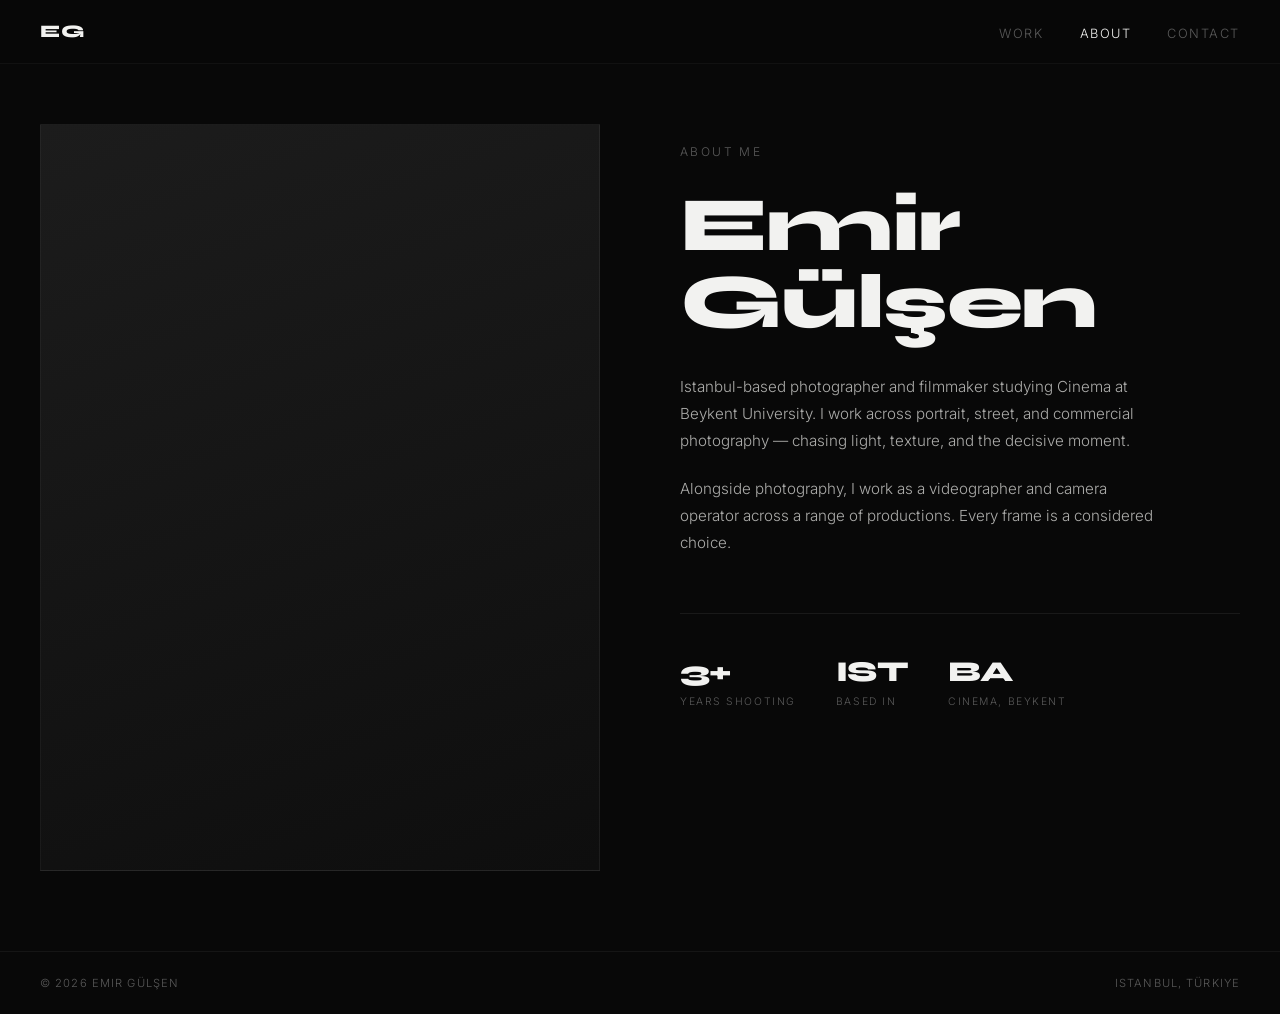
<file: about.html>
<!DOCTYPE html>
<html lang="en">
<head>
  <meta charset="UTF-8" />
  <meta name="viewport" content="width=device-width, initial-scale=1.0" />
  <title>About — Emir Gülşen</title>
  <link rel="preconnect" href="https://fonts.googleapis.com" />
  <link rel="preconnect" href="https://fonts.gstatic.com" crossorigin />
  <link href="https://fonts.googleapis.com/css2?family=Syne:wght@400;700;800&family=Inter:wght@300;400&display=swap" rel="stylesheet" />
  <link rel="stylesheet" href="css/style.css" />
</head>
<body>

  <nav class="nav">
    <a href="index.html" class="nav-logo">EG</a>
    <ul class="nav-links">
      <li><a href="index.html">Work</a></li>
      <li><a href="about.html" class="active">About</a></li>
      <li><a href="index.html#contact">Contact</a></li>
    </ul>
    <button class="nav-burger" aria-label="Menu">
      <span></span><span></span>
    </button>
  </nav>

  <div class="mobile-menu">
    <ul>
      <li><a href="index.html">Work</a></li>
      <li><a href="about.html">About</a></li>
      <li><a href="index.html#contact">Contact</a></li>
    </ul>
  </div>

  <section class="about-hero">
    <div class="about-img-col">
      <div class="about-img-placeholder">
        <!-- Replace with: <img src="images/about.jpg" alt="Emir Gülşen" /> -->
        <div class="about-placeholder-box"></div>
      </div>
    </div>
    <div class="about-text-col">
      <p class="hero-eyebrow">About me</p>
      <h1 class="about-name">Emir<br />Gülşen</h1>
      <p class="about-desc">
        Istanbul-based photographer and filmmaker studying Cinema at Beykent University.
        I work across portrait, street, and commercial photography — chasing light, texture,
        and the decisive moment.
      </p>
      <p class="about-desc">
        Alongside photography, I work as a videographer and camera operator across
        a range of productions. Every frame is a considered choice.
      </p>
      <div class="about-stats">
        <div class="stat">
          <span class="stat-num">3+</span>
          <span class="stat-label">Years shooting</span>
        </div>
        <div class="stat">
          <span class="stat-num">IST</span>
          <span class="stat-label">Based in</span>
        </div>
        <div class="stat">
          <span class="stat-num">BA</span>
          <span class="stat-label">Cinema, Beykent</span>
        </div>
      </div>
    </div>
  </section>

  <footer class="footer">
    <span>© 2026 Emir Gülşen</span>
    <span>Istanbul, Türkiye</span>
  </footer>

  <script src="js/main.js"></script>
</body>
</html>
</file>
<file: css/style.css>
/* ============================
   TOKENS
   ============================ */
:root {
  --black:    #080808;
  --white:    #f2f2f0;
  --dim:      #5a5a5a;
  --accent:   #e8e0d0;      /* warm ivory — a photographic highlight tone */
  --tag-bg:   rgba(255,255,255,0.06);
  --nav-h:    64px;

  --font-display: 'Syne', sans-serif;
  --font-body:    'Inter', sans-serif;

  --ease-out: cubic-bezier(0.16, 1, 0.3, 1);
}

/* ============================
   RESET
   ============================ */
*, *::before, *::after { box-sizing: border-box; margin: 0; padding: 0; }
html { scroll-behavior: smooth; }
body {
  background: var(--black);
  color: var(--white);
  font-family: var(--font-body);
  font-weight: 300;
  -webkit-font-smoothing: antialiased;
  overflow-x: hidden;
}
a { color: inherit; text-decoration: none; }
img { display: block; width: 100%; height: 100%; object-fit: cover; }
button { background: none; border: none; cursor: pointer; font: inherit; color: inherit; }
ul { list-style: none; }

/* ============================
   NAV
   ============================ */
.nav {
  position: fixed;
  top: 0; left: 0; right: 0;
  z-index: 100;
  height: var(--nav-h);
  display: flex;
  align-items: center;
  justify-content: space-between;
  padding: 0 40px;
  /* subtle blur glass */
  background: rgba(8,8,8,0.7);
  backdrop-filter: blur(12px);
  -webkit-backdrop-filter: blur(12px);
  border-bottom: 1px solid rgba(255,255,255,0.04);
}

.nav-logo {
  font-family: var(--font-display);
  font-weight: 800;
  font-size: 1.1rem;
  letter-spacing: 0.08em;
  color: var(--white);
  transition: opacity 0.2s;
}
.nav-logo:hover { opacity: 0.6; }

.nav-links {
  display: flex;
  gap: 36px;
}
.nav-links a {
  font-size: 0.8rem;
  letter-spacing: 0.12em;
  text-transform: uppercase;
  color: var(--dim);
  transition: color 0.2s;
}
.nav-links a:hover,
.nav-links a.active { color: var(--white); }

.nav-burger {
  display: none;
  flex-direction: column;
  gap: 6px;
  padding: 4px;
}
.nav-burger span {
  display: block;
  width: 24px;
  height: 1px;
  background: var(--white);
  transition: transform 0.3s var(--ease-out), opacity 0.3s;
}

/* ============================
   MOBILE MENU
   ============================ */
.mobile-menu {
  position: fixed;
  inset: 0;
  z-index: 90;
  background: var(--black);
  display: flex;
  align-items: center;
  justify-content: center;
  transform: translateX(100%);
  transition: transform 0.4s var(--ease-out);
}
.mobile-menu.open { transform: translateX(0); }
.mobile-menu ul { display: flex; flex-direction: column; gap: 32px; text-align: center; }
.mobile-menu a {
  font-family: var(--font-display);
  font-size: 2.4rem;
  font-weight: 700;
}

/* ============================
   HERO
   ============================ */
.hero {
  padding: calc(var(--nav-h) + 100px) 40px 80px;
  max-width: 900px;
}

.hero-eyebrow {
  font-size: 0.75rem;
  letter-spacing: 0.2em;
  text-transform: uppercase;
  color: var(--dim);
  margin-bottom: 28px;
}

.hero-title {
  font-family: var(--font-display);
  font-size: clamp(3rem, 8vw, 7rem);
  font-weight: 800;
  line-height: 1.0;
  letter-spacing: -0.02em;
  margin-bottom: 24px;
}
.hero-title em {
  font-style: italic;
  font-weight: 400;
  color: var(--accent);
}

.hero-sub {
  font-size: 0.8rem;
  letter-spacing: 0.2em;
  text-transform: uppercase;
  color: var(--dim);
}

/* ============================
   FILTER BAR
   ============================ */
.filter-bar {
  display: flex;
  gap: 8px;
  padding: 0 40px 48px;
  flex-wrap: wrap;
}
.filter-btn {
  font-size: 0.75rem;
  letter-spacing: 0.12em;
  text-transform: uppercase;
  padding: 8px 20px;
  border: 1px solid rgba(255,255,255,0.12);
  border-radius: 100px;
  color: var(--dim);
  transition: all 0.2s;
}
.filter-btn:hover { color: var(--white); border-color: rgba(255,255,255,0.3); }
.filter-btn.active {
  background: var(--white);
  color: var(--black);
  border-color: var(--white);
}

/* ============================
   PROJECT CARDS
   ============================ */
.projects {
  padding: 0 40px;
  display: flex;
  flex-direction: column;
  gap: 4px;
}

.project-card {
  position: relative;
  overflow: hidden;
  cursor: pointer;
  transition: opacity 0.4s var(--ease-out);
}
.project-card.hidden {
  display: none;
}

/* Tall cinematic ratio */
.card-img-wrap {
  position: relative;
  width: 100%;
  aspect-ratio: 16 / 9;
  overflow: hidden;
  background: #111;
}

/* Placeholder gradient when no image */
.card-img-wrap::before {
  content: '';
  position: absolute;
  inset: 0;
  background: linear-gradient(135deg, #1a1a1a 0%, #0d0d0d 100%);
  z-index: 0;
}

.card-img-wrap img {
  position: absolute;
  inset: 0;
  z-index: 1;
  transition: transform 0.7s var(--ease-out);
}
.project-card:hover .card-img-wrap img { transform: scale(1.03); }

/* Overlay */
.card-overlay {
  position: absolute;
  inset: 0;
  z-index: 2;
  background: rgba(0,0,0,0.45);
  display: flex;
  align-items: flex-end;
  padding: 32px;
  opacity: 0;
  transition: opacity 0.3s var(--ease-out);
}
.project-card:hover .card-overlay { opacity: 1; }

.card-cta {
  font-family: var(--font-display);
  font-size: 1rem;
  font-weight: 700;
  letter-spacing: 0.06em;
  color: var(--white);
  border-bottom: 1px solid var(--white);
  padding-bottom: 2px;
}

/* Meta row below image */
.card-meta {
  display: flex;
  align-items: baseline;
  gap: 16px;
  padding: 16px 0 32px;
}
.card-tag {
  font-size: 0.65rem;
  letter-spacing: 0.18em;
  text-transform: uppercase;
  color: var(--dim);
  background: var(--tag-bg);
  padding: 4px 10px;
  border-radius: 100px;
  border: 1px solid rgba(255,255,255,0.07);
  white-space: nowrap;
}
.card-title {
  font-family: var(--font-display);
  font-size: 1.1rem;
  font-weight: 700;
  letter-spacing: -0.01em;
}

/* ============================
   CONTACT
   ============================ */
.contact {
  margin-top: 120px;
  padding: 100px 40px 0;
  border-top: 1px solid rgba(255,255,255,0.07);
  overflow: hidden;
}
.contact-inner { max-width: 700px; }

.contact-eyebrow {
  font-size: 0.75rem;
  letter-spacing: 0.2em;
  text-transform: uppercase;
  color: var(--dim);
  margin-bottom: 24px;
}

.contact-headline {
  font-family: var(--font-display);
  font-size: clamp(2.8rem, 6vw, 5.5rem);
  font-weight: 800;
  line-height: 1.0;
  letter-spacing: -0.02em;
  margin-bottom: 40px;
}

.contact-email {
  display: inline-block;
  font-size: 1rem;
  letter-spacing: 0.04em;
  border-bottom: 1px solid rgba(255,255,255,0.3);
  padding-bottom: 4px;
  transition: border-color 0.2s, color 0.2s;
  margin-bottom: 24px;
}
.contact-email:hover { border-color: var(--white); color: var(--accent); }

.contact-links {
  display: flex;
  gap: 24px;
  font-size: 0.75rem;
  letter-spacing: 0.12em;
  text-transform: uppercase;
  color: var(--dim);
}
.contact-links a { transition: color 0.2s; }
.contact-links a:hover { color: var(--white); }

/* Ticker */
.contact-ticker {
  margin-top: 80px;
  white-space: nowrap;
  overflow: hidden;
  border-top: 1px solid rgba(255,255,255,0.06);
  padding: 20px 0;
}
.contact-ticker span {
  display: inline-block;
  font-family: var(--font-display);
  font-size: 0.75rem;
  font-weight: 700;
  letter-spacing: 0.25em;
  text-transform: uppercase;
  color: rgba(255,255,255,0.12);
  animation: ticker 20s linear infinite;
}
@keyframes ticker {
  from { transform: translateX(0); }
  to   { transform: translateX(-50%); }
}

/* ============================
   FOOTER
   ============================ */
.footer {
  display: flex;
  justify-content: space-between;
  align-items: center;
  padding: 24px 40px;
  font-size: 0.7rem;
  letter-spacing: 0.1em;
  text-transform: uppercase;
  color: var(--dim);
  border-top: 1px solid rgba(255,255,255,0.05);
}

/* ============================
   ABOUT PAGE
   ============================ */
.about-hero {
  min-height: 100vh;
  padding: calc(var(--nav-h) + 60px) 40px 80px;
  display: grid;
  grid-template-columns: 1fr 1fr;
  gap: 80px;
  align-items: start;
}

.about-img-placeholder {
  position: sticky;
  top: calc(var(--nav-h) + 40px);
}
.about-placeholder-box {
  width: 100%;
  aspect-ratio: 3/4;
  background: linear-gradient(160deg, #1c1c1c 0%, #0e0e0e 100%);
  border: 1px solid rgba(255,255,255,0.05);
}
/* Replace placeholder with real img: */
.about-img-placeholder img {
  width: 100%;
  aspect-ratio: 3/4;
  object-fit: cover;
}

.about-text-col { padding-top: 20px; }

.about-name {
  font-family: var(--font-display);
  font-size: clamp(3rem, 6vw, 5rem);
  font-weight: 800;
  line-height: 1.0;
  letter-spacing: -0.02em;
  margin: 16px 0 32px;
}

.about-desc {
  font-size: 0.95rem;
  line-height: 1.8;
  color: rgba(242,242,240,0.7);
  margin-bottom: 20px;
  max-width: 480px;
}

.about-stats {
  display: flex;
  gap: 40px;
  margin-top: 56px;
  padding-top: 40px;
  border-top: 1px solid rgba(255,255,255,0.07);
}
.stat { display: flex; flex-direction: column; gap: 6px; }
.stat-num {
  font-family: var(--font-display);
  font-size: 1.8rem;
  font-weight: 800;
  letter-spacing: -0.02em;
}
.stat-label {
  font-size: 0.65rem;
  letter-spacing: 0.15em;
  text-transform: uppercase;
  color: var(--dim);
}

/* ============================
   RESPONSIVE
   ============================ */
@media (max-width: 768px) {
  .nav { padding: 0 20px; }
  .nav-links { display: none; }
  .nav-burger { display: flex; }

  .hero { padding: calc(var(--nav-h) + 60px) 20px 60px; }
  .filter-bar { padding: 0 20px 36px; }
  .projects { padding: 0 20px; gap: 2px; }

  .card-img-wrap { aspect-ratio: 4/3; }
  .card-meta { padding: 12px 0 24px; }

  .contact { padding: 80px 20px 0; }
  .footer { padding: 20px; }

  .about-hero {
    grid-template-columns: 1fr;
    gap: 40px;
    padding: calc(var(--nav-h) + 40px) 20px 60px;
  }
  .about-img-placeholder { position: static; }
  .about-stats { gap: 24px; }
}

@media (prefers-reduced-motion: reduce) {
  * { transition-duration: 0.01ms !important; animation-duration: 0.01ms !important; }
}
</file>
